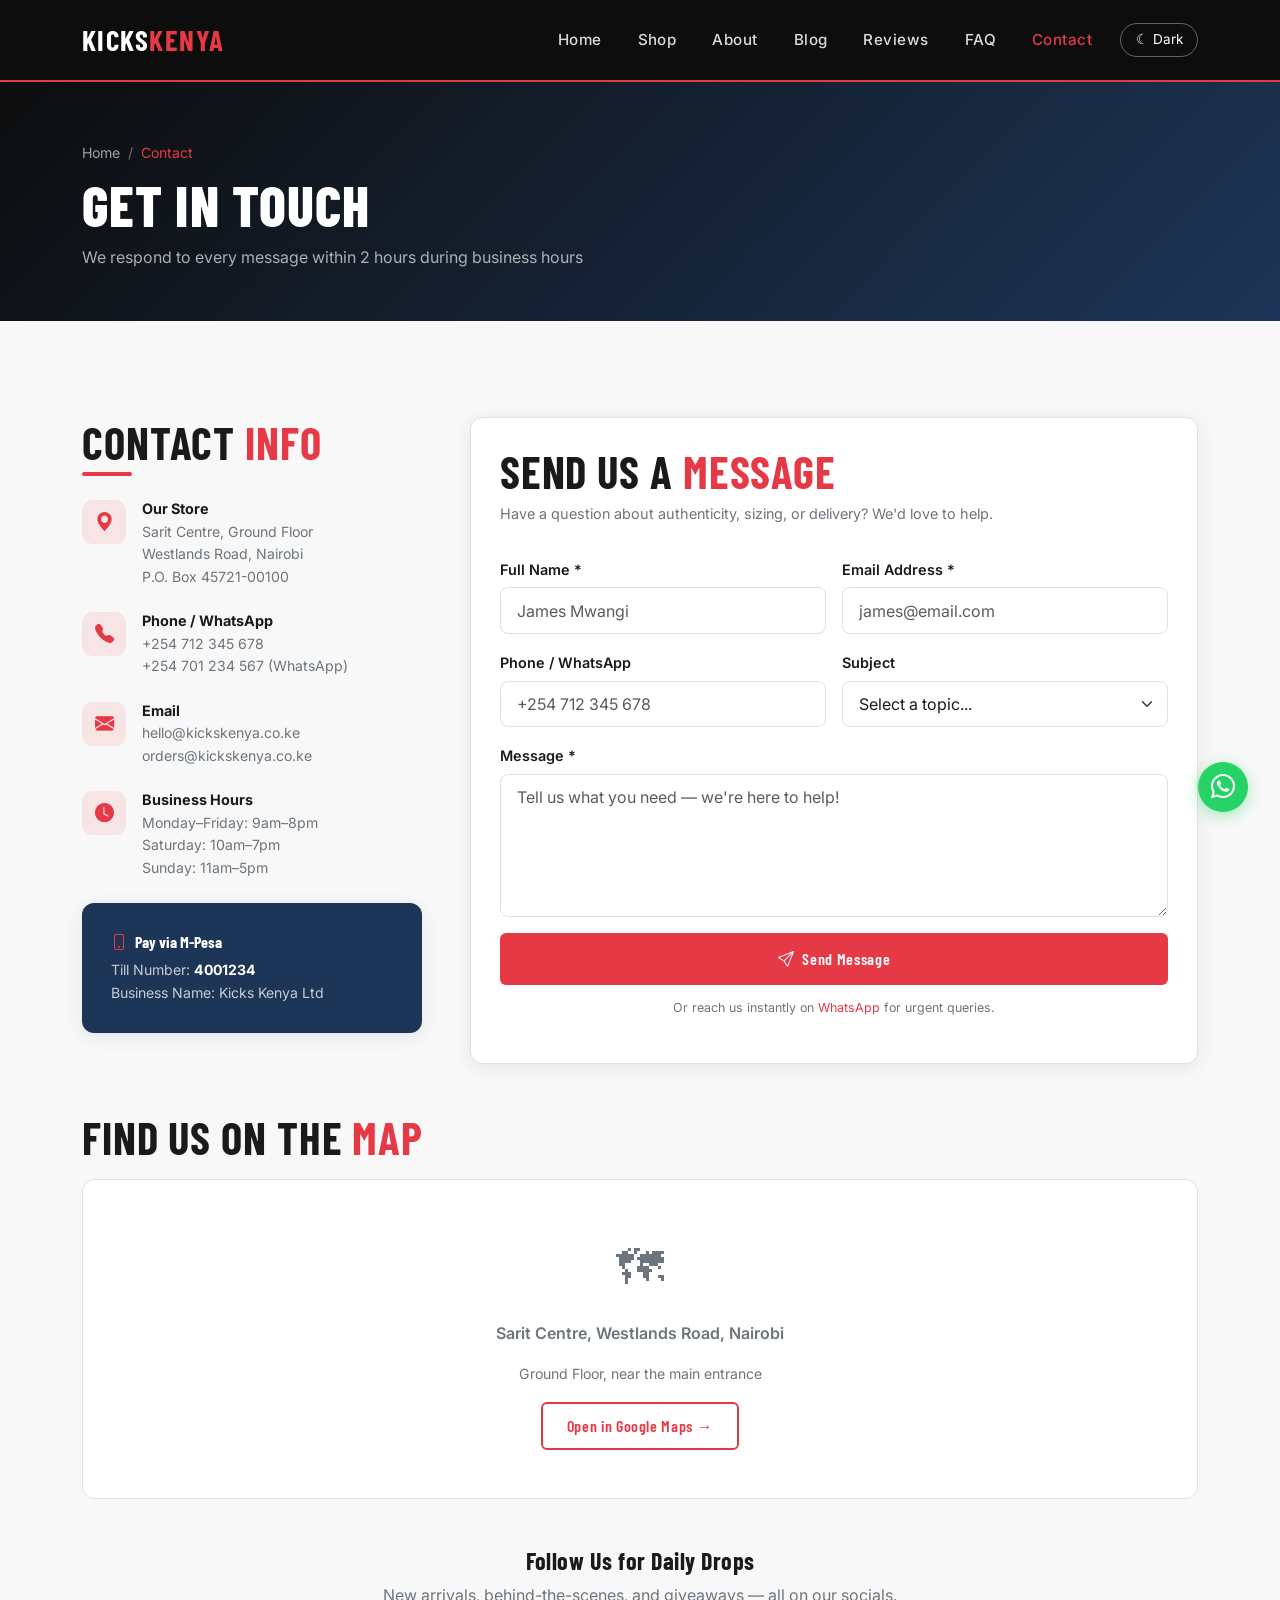
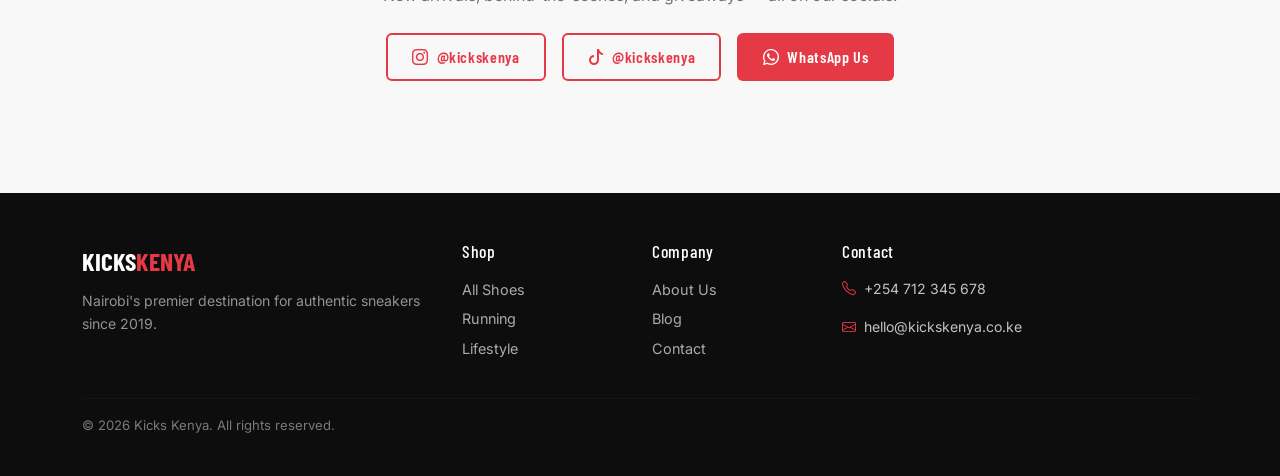
<file: contact.html>
<!DOCTYPE html>
<html lang="en">
<head>
  <meta charset="UTF-8" />
  <meta name="viewport" content="width=device-width, initial-scale=1.0" />
  <title>Contact Us — Kicks Kenya</title>
  <link rel="icon" href="data:image/svg+xml,<svg xmlns='http://www.w3.org/2000/svg' viewBox='0 0 100 100'><text y='.9em' font-size='90'>👟</text></svg>">
  <link rel="preconnect" href="https://fonts.googleapis.com">
  <link href="https://fonts.googleapis.com/css2?family=Barlow+Condensed:wght@400;600;700;800&family=Inter:wght@400;500;600&display=swap" rel="stylesheet">
  <link href="https://cdn.jsdelivr.net/npm/bootstrap@5.3.0/dist/css/bootstrap.min.css" rel="stylesheet">
  <link href="https://cdn.jsdelivr.net/npm/bootstrap-icons@1.11.0/font/bootstrap-icons.css" rel="stylesheet">
  <link rel="stylesheet" href="css/style.css">
  <link rel="stylesheet" href="css/images.css">
</head>
<body>

<nav class="navbar navbar-expand-lg">
  <div class="container">
    <a class="navbar-brand" href="index.html">KICKS<span>KENYA</span></a>
    <button class="navbar-toggler" type="button" data-bs-toggle="collapse" data-bs-target="#navMenu">
      <span class="navbar-toggler-icon"></span>
    </button>
    <div class="collapse navbar-collapse" id="navMenu">
      <ul class="navbar-nav ms-auto align-items-lg-center gap-lg-1">
        <li class="nav-item"><a class="nav-link" href="index.html">Home</a></li>
        <li class="nav-item"><a class="nav-link" href="shop.html">Shop</a></li>
        <li class="nav-item"><a class="nav-link" href="about.html">About</a></li>
        <li class="nav-item"><a class="nav-link" href="blog.html">Blog</a></li>
        <li class="nav-item"><a class="nav-link" href="testimonials.html">Reviews</a></li>
        <li class="nav-item"><a class="nav-link" href="faq.html">FAQ</a></li>
        <li class="nav-item"><a class="nav-link active" href="contact.html">Contact</a></li>
        <li class="nav-item ms-lg-2"><button id="darkModeToggle">☾ Dark</button></li>
      </ul>
    </div>
  </div>
</nav>

<div class="page-hero">
  <div class="container">
    <nav aria-label="breadcrumb"><ol class="breadcrumb mb-2">
      <li class="breadcrumb-item"><a href="index.html">Home</a></li>
      <li class="breadcrumb-item active">Contact</li>
    </ol></nav>
    <h1>Get In Touch</h1>
    <p style="color:rgba(255,255,255,0.65); margin:0;">We respond to every message within 2 hours during business hours</p>
  </div>
</div>

<div class="container py-5">
  <div class="row g-5">
    <!-- CONTACT INFO -->
    <div class="col-lg-4">
      <h3 class="section-title mb-1">Contact <span>Info</span></h3>
      <div class="divider-red mb-4"></div>

      <div class="contact-info-item">
        <div class="contact-icon"><i class="bi bi-geo-alt-fill"></i></div>
        <div>
          <h6>Our Store</h6>
          <p>Sarit Centre, Ground Floor<br>Westlands Road, Nairobi<br>P.O. Box 45721-00100</p>
        </div>
      </div>

      <div class="contact-info-item">
        <div class="contact-icon"><i class="bi bi-telephone-fill"></i></div>
        <div>
          <h6>Phone / WhatsApp</h6>
          <p>+254 712 345 678<br>+254 701 234 567 (WhatsApp)</p>
        </div>
      </div>

      <div class="contact-info-item">
        <div class="contact-icon"><i class="bi bi-envelope-fill"></i></div>
        <div>
          <h6>Email</h6>
          <p>hello@kickskenya.co.ke<br>orders@kickskenya.co.ke</p>
        </div>
      </div>

      <div class="contact-info-item">
        <div class="contact-icon"><i class="bi bi-clock-fill"></i></div>
        <div>
          <h6>Business Hours</h6>
          <p>Monday–Friday: 9am–8pm<br>Saturday: 10am–7pm<br>Sunday: 11am–5pm</p>
        </div>
      </div>

      <div class="card-custom mt-4" style="background:var(--secondary); border:none; color:#fff;">
        <h6 style="font-family:var(--font-head); font-weight:700; color:#fff; margin-bottom:0.5rem;">
          <i class="bi bi-phone me-2" style="color:var(--primary);"></i>Pay via M-Pesa
        </h6>
        <p style="font-size:0.88rem; color:rgba(255,255,255,0.75); margin:0;">
          Till Number: <strong style="color:#fff;">4001234</strong><br>
          Business Name: Kicks Kenya Ltd
        </p>
      </div>
    </div>

    <!-- CONTACT FORM -->
    <div class="col-lg-8">
      <div class="card-custom">
        <h3 class="section-title mb-1">Send Us a <span>Message</span></h3>
        <p style="color:var(--text-muted); margin-bottom:2rem; font-size:0.9rem;">Have a question about authenticity, sizing, or delivery? We'd love to help.</p>

        <div id="formSuccess" style="display:none;" class="alert alert-success mb-3">
          <i class="bi bi-check-circle-fill me-2"></i>
          Message sent! We'll get back to you within 2 hours. Check your WhatsApp too.
        </div>

        <form id="contactForm" novalidate>
          <div class="row g-3">
            <div class="col-sm-6">
              <label class="form-label" for="contactName">Full Name *</label>
              <input type="text" class="form-control" id="contactName" placeholder="James Mwangi" required>
              <div class="error-msg" id="nameError">Please enter your name (at least 2 characters).</div>
            </div>
            <div class="col-sm-6">
              <label class="form-label" for="contactEmail">Email Address *</label>
              <input type="email" class="form-control" id="contactEmail" placeholder="james@email.com" required>
              <div class="error-msg" id="emailError">Please enter a valid email address.</div>
            </div>
            <div class="col-sm-6">
              <label class="form-label" for="contactPhone">Phone / WhatsApp</label>
              <input type="tel" class="form-control" id="contactPhone" placeholder="+254 712 345 678">
              <div class="error-msg" id="phoneError">Enter a valid Kenyan number (e.g. 0712345678 or +254712345678).</div>
            </div>
            <div class="col-sm-6">
              <label class="form-label" for="contactSubject">Subject</label>
              <select class="form-select" id="contactSubject">
                <option value="">Select a topic...</option>
                <option>Order inquiry</option>
                <option>Authenticity question</option>
                <option>Size help</option>
                <option>Returns &amp; exchanges</option>
                <option>Delivery question</option>
                <option>Other</option>
              </select>
            </div>
            <div class="col-12">
              <label class="form-label" for="contactMessage">Message *</label>
              <textarea class="form-control" id="contactMessage" rows="5" placeholder="Tell us what you need — we're here to help!" required></textarea>
              <div class="error-msg" id="messageError">Message must be at least 10 characters.</div>
            </div>
            <div class="col-12">
              <button type="submit" class="btn-kicks w-100" style="padding:0.85rem;">
                <i class="bi bi-send me-2"></i>Send Message
              </button>
              <p style="font-size:0.78rem; color:var(--text-muted); text-align:center; margin-top:0.8rem;">
                Or reach us instantly on <a href="https://wa.me/254712345678" style="color:var(--primary);" target="_blank">WhatsApp</a> for urgent queries.
              </p>
            </div>
          </div>
        </form>
      </div>
    </div>
  </div>

  <!-- MAP PLACEHOLDER -->
  <div class="mt-5">
    <h3 class="section-title mb-3">Find Us on the <span>Map</span></h3>
    <div style="background:var(--card-bg); border:1px solid var(--border); border-radius:var(--radius); height:320px; display:flex; align-items:center; justify-content:center; flex-direction:column; gap:1rem; color:var(--text-muted);">
      <div style="font-size:3rem;">🗺</div>
      <div style="font-weight:600;">Sarit Centre, Westlands Road, Nairobi</div>
      <div style="font-size:0.88rem;">Ground Floor, near the main entrance</div>
      <a href="https://maps.google.com/?q=Sarit+Centre+Westlands+Nairobi" target="_blank" rel="noopener" class="btn-outline-kicks">Open in Google Maps →</a>
    </div>
  </div>

  <!-- SOCIAL -->
  <div class="text-center mt-5">
    <h4 style="font-family:var(--font-head); font-weight:700;">Follow Us for Daily Drops</h4>
    <p style="color:var(--text-muted); margin-bottom:1.5rem;">New arrivals, behind-the-scenes, and giveaways — all on our socials.</p>
    <div class="d-flex justify-content-center gap-3">
      <a href="#" class="btn-outline-kicks d-flex align-items-center gap-2"><i class="bi bi-instagram"></i> @kickskenya</a>
      <a href="#" class="btn-outline-kicks d-flex align-items-center gap-2"><i class="bi bi-tiktok"></i> @kickskenya</a>
      <a href="https://wa.me/254712345678" target="_blank" rel="noopener" class="btn-kicks d-flex align-items-center gap-2"><i class="bi bi-whatsapp"></i> WhatsApp Us</a>
    </div>
  </div>
</div>

<footer class="site-footer">
  <div class="container">
    <div class="row g-4">
      <div class="col-md-4"><div class="footer-brand">KICKS<span>KENYA</span></div><p style="font-size:0.88rem; color:rgba(255,255,255,0.55);">Nairobi's premier destination for authentic sneakers since 2019.</p></div>
      <div class="col-6 col-md-2"><h5>Shop</h5><a href="shop.html">All Shoes</a><a href="shop.html?cat=running">Running</a><a href="shop.html?cat=lifestyle">Lifestyle</a></div>
      <div class="col-6 col-md-2"><h5>Company</h5><a href="about.html">About Us</a><a href="blog.html">Blog</a><a href="contact.html">Contact</a></div>
      <div class="col-md-4"><h5>Contact</h5><p style="font-size:0.88rem;"><i class="bi bi-telephone me-1" style="color:var(--primary);"></i> +254 712 345 678</p><p style="font-size:0.88rem;"><i class="bi bi-envelope me-1" style="color:var(--primary);"></i> hello@kickskenya.co.ke</p></div>
    </div>
    <hr class="footer-divider">
    <p class="footer-copy">&copy; 2026 Kicks Kenya. All rights reserved.</p>
  </div>
</footer>

<a href="https://wa.me/254712345678" class="whatsapp-btn" target="_blank" rel="noopener" aria-label="WhatsApp"><i class="bi bi-whatsapp"></i></a>
<button id="backToTop" aria-label="Back to top">↑</button>
<script src="https://cdn.jsdelivr.net/npm/bootstrap@5.3.0/dist/js/bootstrap.bundle.min.js"></script>
<script src="js/main.js"></script>
</body>
</html>
</file>
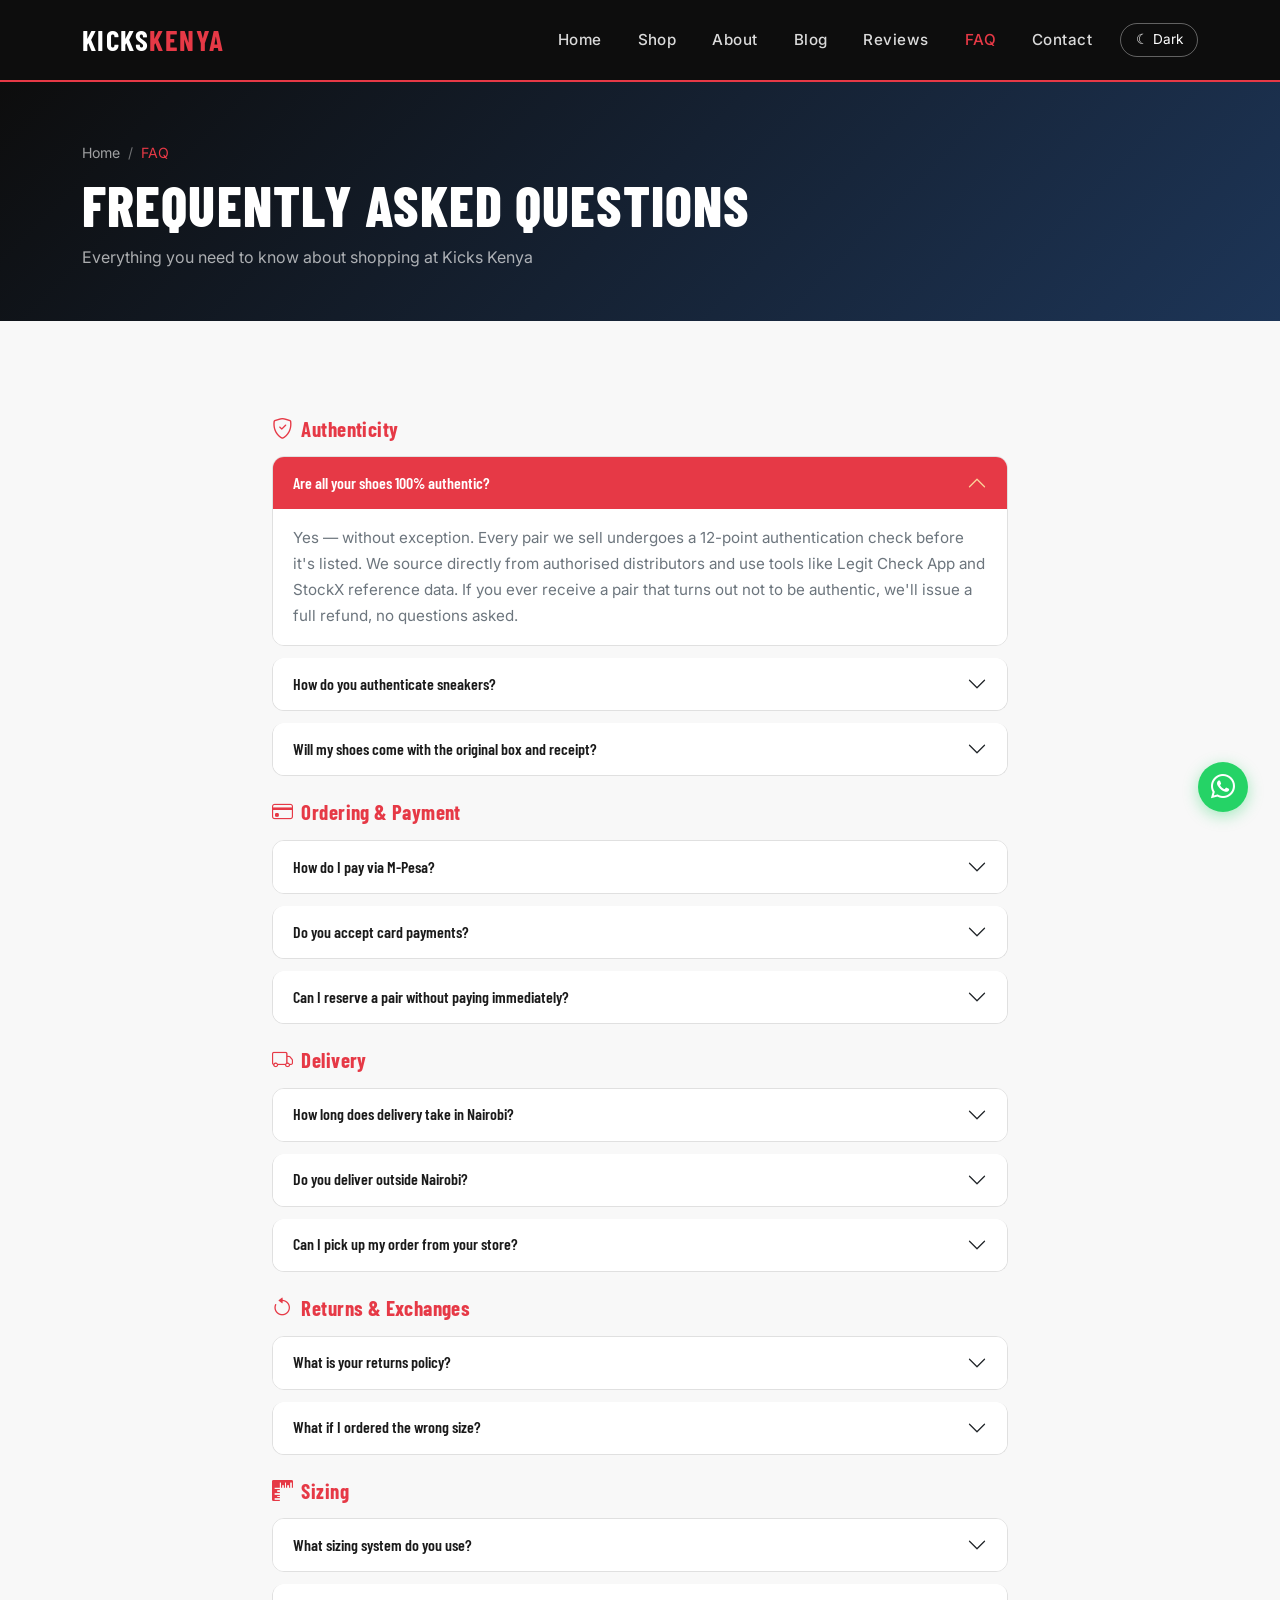
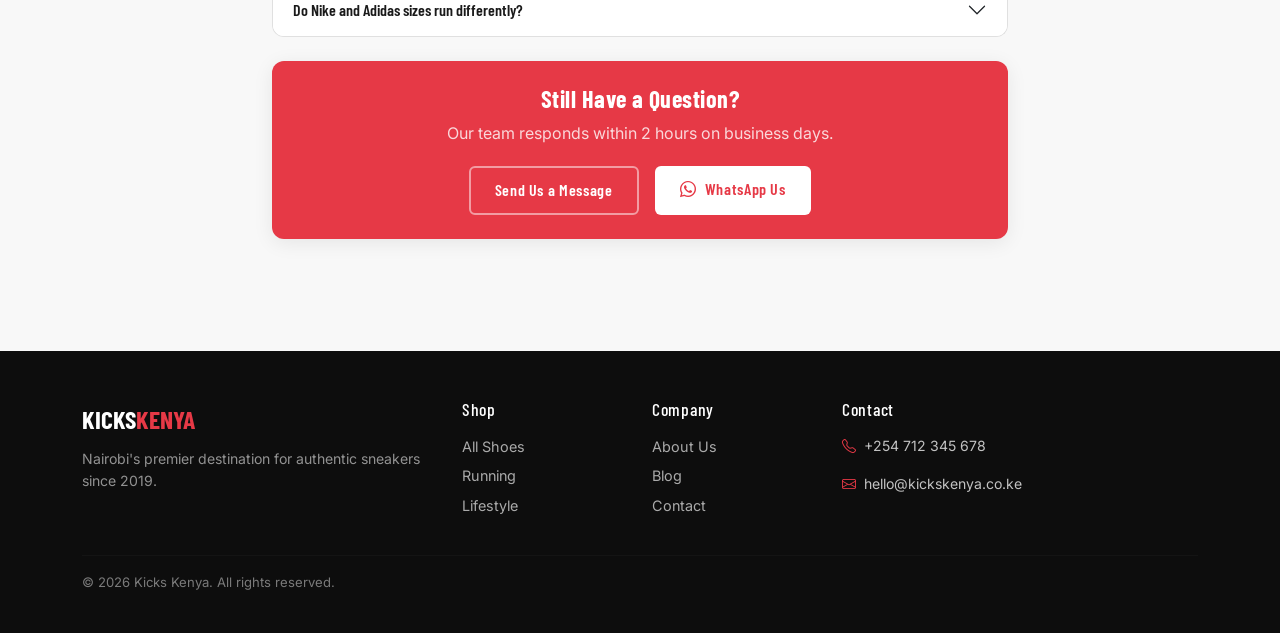
<file: faq.html>
<!DOCTYPE html>
<html lang="en">
<head>
  <meta charset="UTF-8" />
  <meta name="viewport" content="width=device-width, initial-scale=1.0" />
  <title>FAQ — Kicks Kenya</title>
  <link rel="icon" href="data:image/svg+xml,<svg xmlns='http://www.w3.org/2000/svg' viewBox='0 0 100 100'><text y='.9em' font-size='90'>👟</text></svg>">
  <link rel="preconnect" href="https://fonts.googleapis.com">
  <link href="https://fonts.googleapis.com/css2?family=Barlow+Condensed:wght@400;600;700;800&family=Inter:wght@400;500;600&display=swap" rel="stylesheet">
  <link href="https://cdn.jsdelivr.net/npm/bootstrap@5.3.0/dist/css/bootstrap.min.css" rel="stylesheet">
  <link href="https://cdn.jsdelivr.net/npm/bootstrap-icons@1.11.0/font/bootstrap-icons.css" rel="stylesheet">
  <link rel="stylesheet" href="css/style.css">
  <link rel="stylesheet" href="css/images.css">
</head>
<body>

<nav class="navbar navbar-expand-lg">
  <div class="container">
    <a class="navbar-brand" href="index.html">KICKS<span>KENYA</span></a>
    <button class="navbar-toggler" type="button" data-bs-toggle="collapse" data-bs-target="#navMenu">
      <span class="navbar-toggler-icon"></span>
    </button>
    <div class="collapse navbar-collapse" id="navMenu">
      <ul class="navbar-nav ms-auto align-items-lg-center gap-lg-1">
        <li class="nav-item"><a class="nav-link" href="index.html">Home</a></li>
        <li class="nav-item"><a class="nav-link" href="shop.html">Shop</a></li>
        <li class="nav-item"><a class="nav-link" href="about.html">About</a></li>
        <li class="nav-item"><a class="nav-link" href="blog.html">Blog</a></li>
        <li class="nav-item"><a class="nav-link" href="testimonials.html">Reviews</a></li>
        <li class="nav-item"><a class="nav-link active" href="faq.html">FAQ</a></li>
        <li class="nav-item"><a class="nav-link" href="contact.html">Contact</a></li>
        <li class="nav-item ms-lg-2"><button id="darkModeToggle">☾ Dark</button></li>
      </ul>
    </div>
  </div>
</nav>

<div class="page-hero">
  <div class="container">
    <nav aria-label="breadcrumb"><ol class="breadcrumb mb-2">
      <li class="breadcrumb-item"><a href="index.html">Home</a></li>
      <li class="breadcrumb-item active">FAQ</li>
    </ol></nav>
    <h1>Frequently Asked Questions</h1>
    <p style="color:rgba(255,255,255,0.65); margin:0;">Everything you need to know about shopping at Kicks Kenya</p>
  </div>
</div>

<div class="container py-5">
  <div class="row justify-content-center">
    <div class="col-lg-8">

      <!-- AUTHENTICITY -->
      <h4 style="font-family:var(--font-head); font-weight:700; font-size:1.3rem; margin-bottom:1rem; color:var(--primary);">
        <i class="bi bi-shield-check me-2"></i>Authenticity
      </h4>
      <div class="accordion mb-4" id="faqAuth">
        <div class="accordion-item">
          <h2 class="accordion-header">
            <button class="accordion-button" type="button" data-bs-toggle="collapse" data-bs-target="#a1">
              Are all your shoes 100% authentic?
            </button>
          </h2>
          <div id="a1" class="accordion-collapse collapse show" data-bs-parent="#faqAuth">
            <div class="accordion-body">
              Yes — without exception. Every pair we sell undergoes a 12-point authentication check before it's listed. We source directly from authorised distributors and use tools like Legit Check App and StockX reference data. If you ever receive a pair that turns out not to be authentic, we'll issue a full refund, no questions asked.
            </div>
          </div>
        </div>
        <div class="accordion-item">
          <h2 class="accordion-header">
            <button class="accordion-button collapsed" type="button" data-bs-toggle="collapse" data-bs-target="#a2">
              How do you authenticate sneakers?
            </button>
          </h2>
          <div id="a2" class="accordion-collapse collapse" data-bs-parent="#faqAuth">
            <div class="accordion-body">
              Our lead authenticator, Dennis Mutua, checks each pair against 12 criteria: stitching quality, font consistency, sole shape, insole texture, box label accuracy, lace holes, heel tab, tongue label, serial number, material feel, colour accuracy, and overall weight. We also cross-reference with brand databases and use Legit Check App's AI scanner for a second opinion.
            </div>
          </div>
        </div>
        <div class="accordion-item">
          <h2 class="accordion-header">
            <button class="accordion-button collapsed" type="button" data-bs-toggle="collapse" data-bs-target="#a3">
              Will my shoes come with the original box and receipt?
            </button>
          </h2>
          <div id="a3" class="accordion-collapse collapse" data-bs-parent="#faqAuth">
            <div class="accordion-body">
              Yes — all shoes come in their original branded box with tags, warranty card (where applicable), and a Kicks Kenya purchase receipt. The receipt includes our authenticity guarantee statement which you can use for warranty claims.
            </div>
          </div>
        </div>
      </div>

      <!-- ORDERING & PAYMENT -->
      <h4 style="font-family:var(--font-head); font-weight:700; font-size:1.3rem; margin-bottom:1rem; color:var(--primary);">
        <i class="bi bi-credit-card me-2"></i>Ordering & Payment
      </h4>
      <div class="accordion mb-4" id="faqPay">
        <div class="accordion-item">
          <h2 class="accordion-header">
            <button class="accordion-button collapsed" type="button" data-bs-toggle="collapse" data-bs-target="#p1">
              How do I pay via M-Pesa?
            </button>
          </h2>
          <div id="p1" class="accordion-collapse collapse" data-bs-parent="#faqPay">
            <div class="accordion-body">
              Send payment to our M-Pesa Till Number: <strong>4001234</strong> (Business name: Kicks Kenya Ltd). After paying, send your M-Pesa confirmation code, your name, and order details to our WhatsApp at +254 701 234 567. We'll confirm within 10 minutes and dispatch your order.
            </div>
          </div>
        </div>
        <div class="accordion-item">
          <h2 class="accordion-header">
            <button class="accordion-button collapsed" type="button" data-bs-toggle="collapse" data-bs-target="#p2">
              Do you accept card payments?
            </button>
          </h2>
          <div id="p2" class="accordion-collapse collapse" data-bs-parent="#faqPay">
            <div class="accordion-body">
              Yes, we accept Visa and Mastercard payments in-store and via our secure payment link. Card payments attract no additional charges. We also accept cash on delivery within Nairobi for orders under KES 20,000.
            </div>
          </div>
        </div>
        <div class="accordion-item">
          <h2 class="accordion-header">
            <button class="accordion-button collapsed" type="button" data-bs-toggle="collapse" data-bs-target="#p3">
              Can I reserve a pair without paying immediately?
            </button>
          </h2>
          <div id="p3" class="accordion-collapse collapse" data-bs-parent="#faqPay">
            <div class="accordion-body">
              We can hold a pair for up to 24 hours with a 30% deposit paid via M-Pesa. WhatsApp us to arrange this. Note that popular sizes (40–43) go fast — we recommend paying in full to secure your pair.
            </div>
          </div>
        </div>
      </div>

      <!-- DELIVERY -->
      <h4 style="font-family:var(--font-head); font-weight:700; font-size:1.3rem; margin-bottom:1rem; color:var(--primary);">
        <i class="bi bi-truck me-2"></i>Delivery
      </h4>
      <div class="accordion mb-4" id="faqDel">
        <div class="accordion-item">
          <h2 class="accordion-header">
            <button class="accordion-button collapsed" type="button" data-bs-toggle="collapse" data-bs-target="#d1">
              How long does delivery take in Nairobi?
            </button>
          </h2>
          <div id="d1" class="accordion-collapse collapse" data-bs-parent="#faqDel">
            <div class="accordion-body">
              Orders placed before 12pm Monday–Saturday are delivered the same day, typically within 3–5 hours. Orders placed after 12pm are delivered the following morning. Delivery within Nairobi costs KES 250. We deliver to all estates — Westlands, Karen, Eastleigh, South B, Embakasi, Ruiru, and more.
            </div>
          </div>
        </div>
        <div class="accordion-item">
          <h2 class="accordion-header">
            <button class="accordion-button collapsed" type="button" data-bs-toggle="collapse" data-bs-target="#d2">
              Do you deliver outside Nairobi?
            </button>
          </h2>
          <div id="d2" class="accordion-collapse collapse" data-bs-parent="#faqDel">
            <div class="accordion-body">
              Yes — we deliver to all 47 counties via G4S and Wells Fargo courier. Upcountry delivery takes 1–3 business days and costs KES 400–600 depending on your location. For Mombasa, Kisumu, Nakuru, and Eldoret, delivery typically takes 1 day.
            </div>
          </div>
        </div>
        <div class="accordion-item">
          <h2 class="accordion-header">
            <button class="accordion-button collapsed" type="button" data-bs-toggle="collapse" data-bs-target="#d3">
              Can I pick up my order from your store?
            </button>
          </h2>
          <div id="d3" class="accordion-collapse collapse" data-bs-parent="#faqDel">
            <div class="accordion-body">
              Absolutely — pick-up is free and always welcome. Come to Sarit Centre, Ground Floor, Westlands. Your order will be ready for collection within 2 hours of payment. Store hours: Mon–Fri 9am–8pm, Sat 10am–7pm, Sun 11am–5pm.
            </div>
          </div>
        </div>
      </div>

      <!-- RETURNS -->
      <h4 style="font-family:var(--font-head); font-weight:700; font-size:1.3rem; margin-bottom:1rem; color:var(--primary);">
        <i class="bi bi-arrow-counterclockwise me-2"></i>Returns & Exchanges
      </h4>
      <div class="accordion mb-4" id="faqRet">
        <div class="accordion-item">
          <h2 class="accordion-header">
            <button class="accordion-button collapsed" type="button" data-bs-toggle="collapse" data-bs-target="#r1">
              What is your returns policy?
            </button>
          </h2>
          <div id="r1" class="accordion-collapse collapse" data-bs-parent="#faqRet">
            <div class="accordion-body">
              We offer a 7-day exchange policy. If you receive the wrong size or your shoes arrive damaged, contact us within 7 days and we'll arrange a free exchange. The shoes must be unworn, in their original box with all tags. We do not accept returns for change of mind once the shoes have been worn.
            </div>
          </div>
        </div>
        <div class="accordion-item">
          <h2 class="accordion-header">
            <button class="accordion-button collapsed" type="button" data-bs-toggle="collapse" data-bs-target="#r2">
              What if I ordered the wrong size?
            </button>
          </h2>
          <div id="r2" class="accordion-collapse collapse" data-bs-parent="#faqRet">
            <div class="accordion-body">
              WhatsApp us at +254 701 234 567 as soon as possible. If the shoes haven't been worn, we'll swap to your correct size free of charge (within 7 days of purchase). If the size you need isn't in stock, we'll issue a store credit valid for 60 days.
            </div>
          </div>
        </div>
      </div>

      <!-- SIZING -->
      <h4 style="font-family:var(--font-head); font-weight:700; font-size:1.3rem; margin-bottom:1rem; color:var(--primary);">
        <i class="bi bi-rulers me-2"></i>Sizing
      </h4>
      <div class="accordion mb-4" id="faqSize">
        <div class="accordion-item">
          <h2 class="accordion-header">
            <button class="accordion-button collapsed" type="button" data-bs-toggle="collapse" data-bs-target="#s1">
              What sizing system do you use?
            </button>
          </h2>
          <div id="s1" class="accordion-collapse collapse" data-bs-parent="#faqSize">
            <div class="accordion-body">
              We list all shoes in EU sizing, which is the international standard used by Nike, Adidas, and most global brands. We also show UK and US equivalents on each product page. If you're unsure, WhatsApp us your foot length in centimetres and we'll recommend the right size.
            </div>
          </div>
        </div>
        <div class="accordion-item">
          <h2 class="accordion-header">
            <button class="accordion-button collapsed" type="button" data-bs-toggle="collapse" data-bs-target="#s2">
              Do Nike and Adidas sizes run differently?
            </button>
          </h2>
          <div id="s2" class="accordion-collapse collapse" data-bs-parent="#faqSize">
            <div class="accordion-body">
              Generally, Nike runs slightly narrow and true to size in length. Adidas tends to run slightly long — many customers go half a size down in Adidas. New Balance runs wide. We include brand-specific sizing notes on each product page, and our team is happy to advise via WhatsApp.
            </div>
          </div>
        </div>
      </div>

      <!-- STILL HAVE QUESTIONS -->
      <div class="card-custom text-center py-4" style="background:var(--primary); border:none; color:#fff;">
        <h4 style="font-family:var(--font-head); font-weight:700; font-size:1.5rem;">Still Have a Question?</h4>
        <p style="color:rgba(255,255,255,0.8); margin-bottom:1.2rem;">Our team responds within 2 hours on business days.</p>
        <div class="d-flex justify-content-center gap-3 flex-wrap">
          <a href="contact.html" class="btn-outline-kicks" style="color:#fff; border-color:rgba(255,255,255,0.5);">Send Us a Message</a>
          <a href="https://wa.me/254712345678" target="_blank" rel="noopener" class="btn-kicks" style="background:#fff; color:var(--primary);">
            <i class="bi bi-whatsapp me-2"></i>WhatsApp Us
          </a>
        </div>
      </div>

    </div>
  </div>
</div>

<footer class="site-footer">
  <div class="container">
    <div class="row g-4">
      <div class="col-md-4"><div class="footer-brand">KICKS<span>KENYA</span></div><p style="font-size:0.88rem; color:rgba(255,255,255,0.55);">Nairobi's premier destination for authentic sneakers since 2019.</p></div>
      <div class="col-6 col-md-2"><h5>Shop</h5><a href="shop.html">All Shoes</a><a href="shop.html?cat=running">Running</a><a href="shop.html?cat=lifestyle">Lifestyle</a></div>
      <div class="col-6 col-md-2"><h5>Company</h5><a href="about.html">About Us</a><a href="blog.html">Blog</a><a href="contact.html">Contact</a></div>
      <div class="col-md-4"><h5>Contact</h5><p style="font-size:0.88rem;"><i class="bi bi-telephone me-1" style="color:var(--primary);"></i> +254 712 345 678</p><p style="font-size:0.88rem;"><i class="bi bi-envelope me-1" style="color:var(--primary);"></i> hello@kickskenya.co.ke</p></div>
    </div>
    <hr class="footer-divider">
    <p class="footer-copy">&copy; 2026 Kicks Kenya. All rights reserved.</p>
  </div>
</footer>

<a href="https://wa.me/254712345678" class="whatsapp-btn" target="_blank" rel="noopener" aria-label="WhatsApp"><i class="bi bi-whatsapp"></i></a>
<button id="backToTop" aria-label="Back to top">↑</button>
<script src="https://cdn.jsdelivr.net/npm/bootstrap@5.3.0/dist/js/bootstrap.bundle.min.js"></script>
<script src="js/main.js"></script>
</body>
</html>
</file>
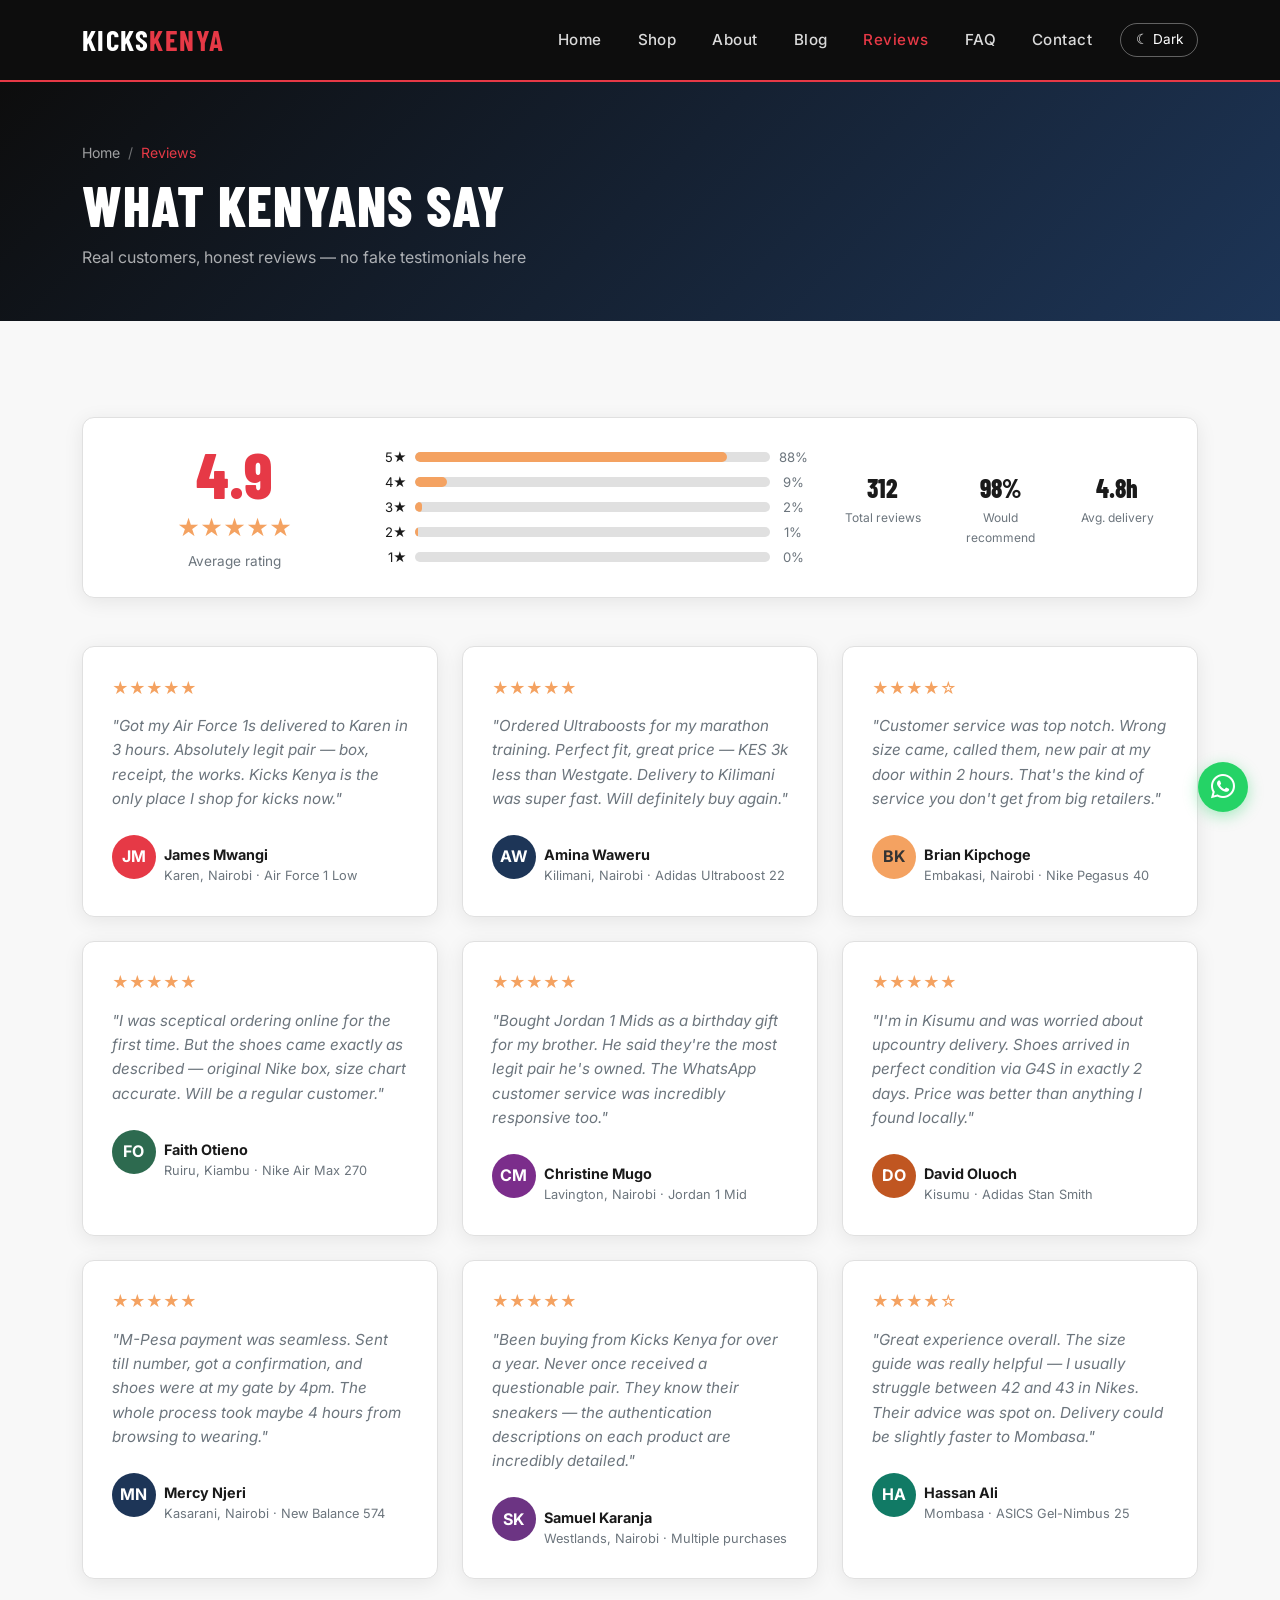
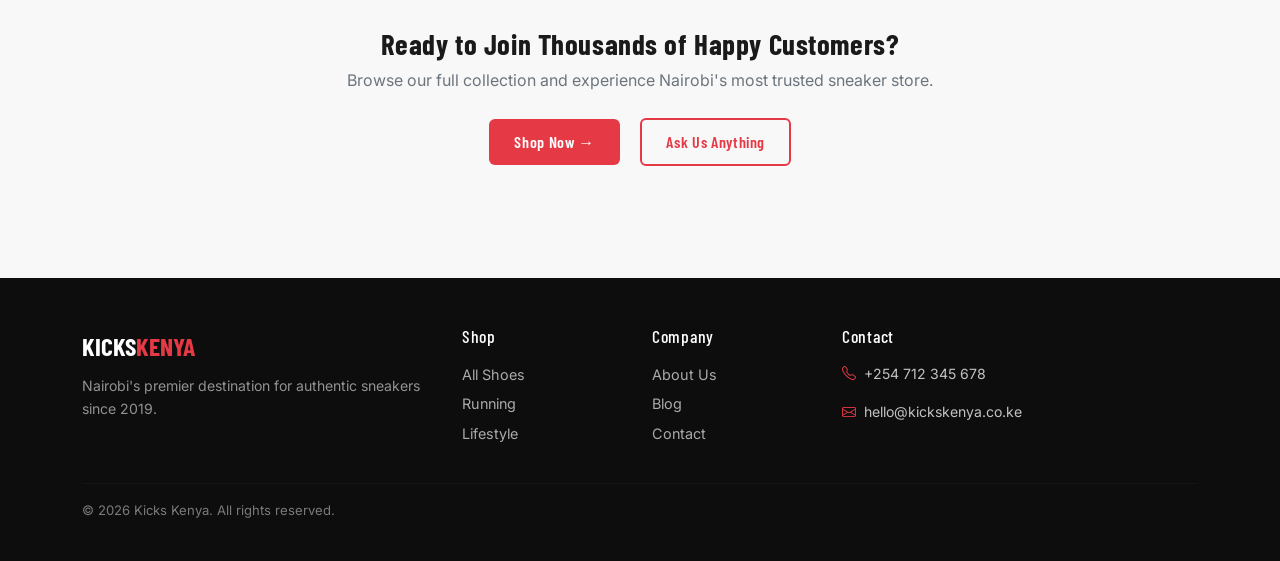
<file: testimonials.html>
<!DOCTYPE html>
<html lang="en">
<head>
  <meta charset="UTF-8" />
  <meta name="viewport" content="width=device-width, initial-scale=1.0" />
  <title>Customer Reviews — Kicks Kenya</title>
  <link rel="icon" href="data:image/svg+xml,<svg xmlns='http://www.w3.org/2000/svg' viewBox='0 0 100 100'><text y='.9em' font-size='90'>👟</text></svg>">
  <link rel="preconnect" href="https://fonts.googleapis.com">
  <link href="https://fonts.googleapis.com/css2?family=Barlow+Condensed:wght@400;600;700;800&family=Inter:wght@400;500;600&display=swap" rel="stylesheet">
  <link href="https://cdn.jsdelivr.net/npm/bootstrap@5.3.0/dist/css/bootstrap.min.css" rel="stylesheet">
  <link href="https://cdn.jsdelivr.net/npm/bootstrap-icons@1.11.0/font/bootstrap-icons.css" rel="stylesheet">
  <link rel="stylesheet" href="css/style.css">
  <link rel="stylesheet" href="css/images.css">
</head>
<body>

<nav class="navbar navbar-expand-lg">
  <div class="container">
    <a class="navbar-brand" href="index.html">KICKS<span>KENYA</span></a>
    <button class="navbar-toggler" type="button" data-bs-toggle="collapse" data-bs-target="#navMenu">
      <span class="navbar-toggler-icon"></span>
    </button>
    <div class="collapse navbar-collapse" id="navMenu">
      <ul class="navbar-nav ms-auto align-items-lg-center gap-lg-1">
        <li class="nav-item"><a class="nav-link" href="index.html">Home</a></li>
        <li class="nav-item"><a class="nav-link" href="shop.html">Shop</a></li>
        <li class="nav-item"><a class="nav-link" href="about.html">About</a></li>
        <li class="nav-item"><a class="nav-link" href="blog.html">Blog</a></li>
        <li class="nav-item"><a class="nav-link active" href="testimonials.html">Reviews</a></li>
        <li class="nav-item"><a class="nav-link" href="faq.html">FAQ</a></li>
        <li class="nav-item"><a class="nav-link" href="contact.html">Contact</a></li>
        <li class="nav-item ms-lg-2"><button id="darkModeToggle">☾ Dark</button></li>
      </ul>
    </div>
  </div>
</nav>

<div class="page-hero">
  <div class="container">
    <nav aria-label="breadcrumb"><ol class="breadcrumb mb-2">
      <li class="breadcrumb-item"><a href="index.html">Home</a></li>
      <li class="breadcrumb-item active">Reviews</li>
    </ol></nav>
    <h1>What Kenyans Say</h1>
    <p style="color:rgba(255,255,255,0.65); margin:0;">Real customers, honest reviews — no fake testimonials here</p>
  </div>
</div>

<div class="container py-5">

  <!-- SUMMARY STATS -->
  <div class="card-custom mb-5 py-4">
    <div class="row text-center align-items-center g-4">
      <div class="col-md-3">
        <div style="font-size:4rem; font-weight:800; font-family:var(--font-head); color:var(--primary); line-height:1;">4.9</div>
        <div style="color:#f4a261; font-size:1.4rem; margin:0.3rem 0;">★★★★★</div>
        <div style="color:var(--text-muted); font-size:0.85rem;">Average rating</div>
      </div>
      <div class="col-md-5">
        <div class="d-flex align-items-center gap-2 mb-1"><span style="font-size:0.82rem; width:25px; text-align:right;">5★</span><div style="flex:1; height:10px; background:var(--border); border-radius:5px; overflow:hidden;"><div style="width:88%; height:100%; background:#f4a261; border-radius:5px;"></div></div><span style="font-size:0.82rem; width:30px; color:var(--text-muted);">88%</span></div>
        <div class="d-flex align-items-center gap-2 mb-1"><span style="font-size:0.82rem; width:25px; text-align:right;">4★</span><div style="flex:1; height:10px; background:var(--border); border-radius:5px; overflow:hidden;"><div style="width:9%; height:100%; background:#f4a261; border-radius:5px;"></div></div><span style="font-size:0.82rem; width:30px; color:var(--text-muted);">9%</span></div>
        <div class="d-flex align-items-center gap-2 mb-1"><span style="font-size:0.82rem; width:25px; text-align:right;">3★</span><div style="flex:1; height:10px; background:var(--border); border-radius:5px; overflow:hidden;"><div style="width:2%; height:100%; background:#f4a261; border-radius:5px;"></div></div><span style="font-size:0.82rem; width:30px; color:var(--text-muted);">2%</span></div>
        <div class="d-flex align-items-center gap-2 mb-1"><span style="font-size:0.82rem; width:25px; text-align:right;">2★</span><div style="flex:1; height:10px; background:var(--border); border-radius:5px; overflow:hidden;"><div style="width:1%; height:100%; background:#f4a261; border-radius:5px;"></div></div><span style="font-size:0.82rem; width:30px; color:var(--text-muted);">1%</span></div>
        <div class="d-flex align-items-center gap-2"><span style="font-size:0.82rem; width:25px; text-align:right;">1★</span><div style="flex:1; height:10px; background:var(--border); border-radius:5px; overflow:hidden;"><div style="width:0%; height:100%; background:#f4a261; border-radius:5px;"></div></div><span style="font-size:0.82rem; width:30px; color:var(--text-muted);">0%</span></div>
      </div>
      <div class="col-md-4">
        <div class="row g-3 text-center">
          <div class="col-4">
            <div style="font-size:1.6rem; font-weight:800; font-family:var(--font-head); color:var(--text);">312</div>
            <div style="font-size:0.75rem; color:var(--text-muted);">Total reviews</div>
          </div>
          <div class="col-4">
            <div style="font-size:1.6rem; font-weight:800; font-family:var(--font-head); color:var(--text);">98%</div>
            <div style="font-size:0.75rem; color:var(--text-muted);">Would recommend</div>
          </div>
          <div class="col-4">
            <div style="font-size:1.6rem; font-weight:800; font-family:var(--font-head); color:var(--text);">4.8h</div>
            <div style="font-size:0.75rem; color:var(--text-muted);">Avg. delivery</div>
          </div>
        </div>
      </div>
    </div>
  </div>

  <!-- REVIEWS GRID -->
  <div class="row g-4">

    <div class="col-md-6 col-lg-4 animate-up">
      <div class="testimonial-card">
        <div class="stars">★★★★★</div>
        <p>"Got my Air Force 1s delivered to Karen in 3 hours. Absolutely legit pair — box, receipt, the works. Kicks Kenya is the only place I shop for kicks now."</p>
        <div class="d-flex align-items-center gap-2 mt-3">
          <div class="avatar-circle">JM</div>
          <div><div class="author">James Mwangi</div><div class="author-city">Karen, Nairobi · Air Force 1 Low</div></div>
        </div>
      </div>
    </div>

    <div class="col-md-6 col-lg-4 animate-up" style="transition-delay:0.05s">
      <div class="testimonial-card">
        <div class="stars">★★★★★</div>
        <p>"Ordered Ultraboosts for my marathon training. Perfect fit, great price — KES 3k less than Westgate. Delivery to Kilimani was super fast. Will definitely buy again."</p>
        <div class="d-flex align-items-center gap-2 mt-3">
          <div class="avatar-circle" style="background:var(--secondary);">AW</div>
          <div><div class="author">Amina Waweru</div><div class="author-city">Kilimani, Nairobi · Adidas Ultraboost 22</div></div>
        </div>
      </div>
    </div>

    <div class="col-md-6 col-lg-4 animate-up" style="transition-delay:0.1s">
      <div class="testimonial-card">
        <div class="stars">★★★★☆</div>
        <p>"Customer service was top notch. Wrong size came, called them, new pair at my door within 2 hours. That's the kind of service you don't get from big retailers."</p>
        <div class="d-flex align-items-center gap-2 mt-3">
          <div class="avatar-circle" style="background:var(--accent); color:#333;">BK</div>
          <div><div class="author">Brian Kipchoge</div><div class="author-city">Embakasi, Nairobi · Nike Pegasus 40</div></div>
        </div>
      </div>
    </div>

    <div class="col-md-6 col-lg-4 animate-up" style="transition-delay:0.15s">
      <div class="testimonial-card">
        <div class="stars">★★★★★</div>
        <p>"I was sceptical ordering online for the first time. But the shoes came exactly as described — original Nike box, size chart accurate. Will be a regular customer."</p>
        <div class="d-flex align-items-center gap-2 mt-3">
          <div class="avatar-circle" style="background:#2d6a4f;">FO</div>
          <div><div class="author">Faith Otieno</div><div class="author-city">Ruiru, Kiambu · Nike Air Max 270</div></div>
        </div>
      </div>
    </div>

    <div class="col-md-6 col-lg-4 animate-up" style="transition-delay:0.2s">
      <div class="testimonial-card">
        <div class="stars">★★★★★</div>
        <p>"Bought Jordan 1 Mids as a birthday gift for my brother. He said they're the most legit pair he's owned. The WhatsApp customer service was incredibly responsive too."</p>
        <div class="d-flex align-items-center gap-2 mt-3">
          <div class="avatar-circle" style="background:#7b2d8b;">CM</div>
          <div><div class="author">Christine Mugo</div><div class="author-city">Lavington, Nairobi · Jordan 1 Mid</div></div>
        </div>
      </div>
    </div>

    <div class="col-md-6 col-lg-4 animate-up" style="transition-delay:0.25s">
      <div class="testimonial-card">
        <div class="stars">★★★★★</div>
        <p>"I'm in Kisumu and was worried about upcountry delivery. Shoes arrived in perfect condition via G4S in exactly 2 days. Price was better than anything I found locally."</p>
        <div class="d-flex align-items-center gap-2 mt-3">
          <div class="avatar-circle" style="background:#c05621;">DO</div>
          <div><div class="author">David Oluoch</div><div class="author-city">Kisumu · Adidas Stan Smith</div></div>
        </div>
      </div>
    </div>

    <div class="col-md-6 col-lg-4 animate-up">
      <div class="testimonial-card">
        <div class="stars">★★★★★</div>
        <p>"M-Pesa payment was seamless. Sent till number, got a confirmation, and shoes were at my gate by 4pm. The whole process took maybe 4 hours from browsing to wearing."</p>
        <div class="d-flex align-items-center gap-2 mt-3">
          <div class="avatar-circle" style="background:#1D3557;">MN</div>
          <div><div class="author">Mercy Njeri</div><div class="author-city">Kasarani, Nairobi · New Balance 574</div></div>
        </div>
      </div>
    </div>

    <div class="col-md-6 col-lg-4 animate-up" style="transition-delay:0.05s">
      <div class="testimonial-card">
        <div class="stars">★★★★★</div>
        <p>"Been buying from Kicks Kenya for over a year. Never once received a questionable pair. They know their sneakers — the authentication descriptions on each product are incredibly detailed."</p>
        <div class="d-flex align-items-center gap-2 mt-3">
          <div class="avatar-circle" style="background:#6c3483;">SK</div>
          <div><div class="author">Samuel Karanja</div><div class="author-city">Westlands, Nairobi · Multiple purchases</div></div>
        </div>
      </div>
    </div>

    <div class="col-md-6 col-lg-4 animate-up" style="transition-delay:0.1s">
      <div class="testimonial-card">
        <div class="stars">★★★★☆</div>
        <p>"Great experience overall. The size guide was really helpful — I usually struggle between 42 and 43 in Nikes. Their advice was spot on. Delivery could be slightly faster to Mombasa."</p>
        <div class="d-flex align-items-center gap-2 mt-3">
          <div class="avatar-circle" style="background:#117a65;">HA</div>
          <div><div class="author">Hassan Ali</div><div class="author-city">Mombasa · ASICS Gel-Nimbus 25</div></div>
        </div>
      </div>
    </div>

  </div>

  <!-- CTA -->
  <div class="text-center mt-5">
    <h3 style="font-family:var(--font-head); font-weight:700; font-size:1.8rem;">Ready to Join Thousands of Happy Customers?</h3>
    <p style="color:var(--text-muted); margin-bottom:1.5rem;">Browse our full collection and experience Nairobi's most trusted sneaker store.</p>
    <a href="shop.html" class="btn-kicks me-3">Shop Now →</a>
    <a href="contact.html" class="btn-outline-kicks">Ask Us Anything</a>
  </div>
</div>

<footer class="site-footer">
  <div class="container">
    <div class="row g-4">
      <div class="col-md-4"><div class="footer-brand">KICKS<span>KENYA</span></div><p style="font-size:0.88rem; color:rgba(255,255,255,0.55);">Nairobi's premier destination for authentic sneakers since 2019.</p></div>
      <div class="col-6 col-md-2"><h5>Shop</h5><a href="shop.html">All Shoes</a><a href="shop.html?cat=running">Running</a><a href="shop.html?cat=lifestyle">Lifestyle</a></div>
      <div class="col-6 col-md-2"><h5>Company</h5><a href="about.html">About Us</a><a href="blog.html">Blog</a><a href="contact.html">Contact</a></div>
      <div class="col-md-4"><h5>Contact</h5><p style="font-size:0.88rem;"><i class="bi bi-telephone me-1" style="color:var(--primary);"></i> +254 712 345 678</p><p style="font-size:0.88rem;"><i class="bi bi-envelope me-1" style="color:var(--primary);"></i> hello@kickskenya.co.ke</p></div>
    </div>
    <hr class="footer-divider">
    <p class="footer-copy">&copy; 2026 Kicks Kenya. All rights reserved.</p>
  </div>
</footer>

<a href="https://wa.me/254712345678" class="whatsapp-btn" target="_blank" rel="noopener" aria-label="WhatsApp"><i class="bi bi-whatsapp"></i></a>
<button id="backToTop" aria-label="Back to top">↑</button>
<script src="https://cdn.jsdelivr.net/npm/bootstrap@5.3.0/dist/js/bootstrap.bundle.min.js"></script>
<script src="js/main.js"></script>
</body>
</html>
</file>
<file: css/style.css>
/* =============================================
   KICKS KENYA — Main Stylesheet
   ============================================= */

:root {
  --primary: #E63946;
  --primary-dark: #C1121F;
  --secondary: #1D3557;
  --accent: #F4A261;
  --dark: #0d0d0d;
  --light: #f8f8f8;
  --text: #1a1a1a;
  --text-muted: #6c757d;
  --card-bg: #ffffff;
  --body-bg: #f8f8f8;
  --border: #e0e0e0;
  --nav-bg: #0d0d0d;
  --footer-bg: #0d0d0d;
  --font-head: 'Barlow Condensed', sans-serif;
  --font-body: 'Inter', sans-serif;
  --transition: 0.25s ease;
  --radius: 12px;
  --shadow: 0 4px 20px rgba(0,0,0,0.08);
  --shadow-hover: 0 8px 32px rgba(0,0,0,0.14);
}

[data-theme="dark"] {
  --text: #f0f0f0;
  --text-muted: #aaaaaa;
  --card-bg: #1e1e1e;
  --body-bg: #121212;
  --border: #2e2e2e;
  --light: #1e1e1e;
  --shadow: 0 4px 20px rgba(0,0,0,0.3);
  --shadow-hover: 0 8px 32px rgba(0,0,0,0.4);
}

* { box-sizing: border-box; margin: 0; padding: 0; }

html { scroll-behavior: smooth; }

body {
  font-family: var(--font-body);
  background-color: var(--body-bg);
  color: var(--text);
  transition: background-color var(--transition), color var(--transition);
  line-height: 1.6;
}

h1, h2, h3, h4, h5 {
  font-family: var(--font-head);
  letter-spacing: 0.02em;
  line-height: 1.15;
}

a { text-decoration: none; color: inherit; }

img { max-width: 100%; height: auto; display: block; }

/* =============================================
   NAVBAR
   ============================================= */
.navbar {
  background-color: var(--nav-bg) !important;
  padding: 0.75rem 0;
  position: sticky;
  top: 0;
  z-index: 1000;
  border-bottom: 2px solid var(--primary);
}

.navbar-brand {
  font-family: var(--font-head);
  font-size: 1.8rem;
  font-weight: 700;
  letter-spacing: 0.05em;
  color: #fff !important;
}

.navbar-brand span {
  color: var(--primary);
}

.navbar .nav-link {
  color: rgba(255,255,255,0.85) !important;
  font-weight: 500;
  font-size: 0.95rem;
  letter-spacing: 0.03em;
  padding: 0.5rem 1rem !important;
  transition: color var(--transition);
}

.navbar .nav-link:hover,
.navbar .nav-link.active {
  color: var(--primary) !important;
}

.navbar-toggler {
  border-color: rgba(255,255,255,0.3) !important;
}
.navbar-toggler-icon {
  filter: invert(1);
}

/* Dark mode toggle button */
#darkModeToggle {
  background: transparent;
  border: 1.5px solid rgba(255,255,255,0.35);
  color: #fff;
  border-radius: 20px;
  padding: 0.3rem 0.9rem;
  font-size: 0.85rem;
  cursor: pointer;
  transition: all var(--transition);
}
#darkModeToggle:hover {
  background: var(--primary);
  border-color: var(--primary);
}

/* =============================================
   BUTTONS
   ============================================= */
.btn-kicks {
  background-color: var(--primary);
  color: #fff;
  border: none;
  padding: 0.65rem 1.6rem;
  border-radius: 6px;
  font-family: var(--font-head);
  font-size: 1rem;
  font-weight: 600;
  letter-spacing: 0.04em;
  cursor: pointer;
  transition: background-color var(--transition), transform var(--transition);
  display: inline-block;
}
.btn-kicks:hover {
  background-color: var(--primary-dark);
  color: #fff;
  transform: translateY(-1px);
}

.btn-outline-kicks {
  background: transparent;
  color: var(--primary);
  border: 2px solid var(--primary);
  padding: 0.6rem 1.5rem;
  border-radius: 6px;
  font-family: var(--font-head);
  font-size: 1rem;
  font-weight: 600;
  letter-spacing: 0.04em;
  cursor: pointer;
  transition: all var(--transition);
  display: inline-block;
}
.btn-outline-kicks:hover {
  background: var(--primary);
  color: #fff;
}

/* =============================================
   HERO
   ============================================= */
.hero {
  background: linear-gradient(135deg, #0d0d0d 60%, #1D3557 100%);
  color: #fff;
  padding: 100px 0 80px;
  position: relative;
  overflow: hidden;
}

.hero::before {
  content: '';
  position: absolute;
  top: -40%;
  right: -10%;
  width: 600px;
  height: 600px;
  background: radial-gradient(circle, rgba(230,57,70,0.15) 0%, transparent 70%);
  pointer-events: none;
}

.hero-title {
  font-size: clamp(3rem, 8vw, 6rem);
  font-weight: 800;
  text-transform: uppercase;
  line-height: 1;
  margin-bottom: 1.2rem;
}
.hero-title span {
  color: var(--primary);
}

.hero-subtitle {
  font-size: 1.15rem;
  color: rgba(255,255,255,0.75);
  max-width: 480px;
  margin-bottom: 2rem;
}

.hero-badge {
  display: inline-block;
  background: var(--primary);
  color: #fff;
  font-size: 0.75rem;
  font-weight: 700;
  letter-spacing: 0.1em;
  text-transform: uppercase;
  padding: 0.3rem 0.9rem;
  border-radius: 4px;
  margin-bottom: 1rem;
}

/* =============================================
   SECTION STYLES
   ============================================= */
.section-title {
  font-size: clamp(1.8rem, 4vw, 2.8rem);
  font-weight: 700;
  text-transform: uppercase;
  margin-bottom: 0.5rem;
}
.section-title span { color: var(--primary); }

.section-subtitle {
  color: var(--text-muted);
  font-size: 1rem;
  margin-bottom: 2.5rem;
}

/* =============================================
   PRODUCT CARDS
   ============================================= */
.product-card {
  background: var(--card-bg);
  border-radius: var(--radius);
  overflow: hidden;
  box-shadow: var(--shadow);
  transition: transform var(--transition), box-shadow var(--transition);
  border: 1px solid var(--border);
  cursor: pointer;
}
.product-card:hover {
  transform: translateY(-5px);
  box-shadow: var(--shadow-hover);
}

.product-card .card-img-top {
  height: 220px;
  object-fit: cover;
  background: #f0f0f0;
}

.product-img-placeholder {
  height: 220px;
  display: flex;
  align-items: center;
  justify-content: center;
  font-size: 4rem;
  background: linear-gradient(135deg, #f0f0f0, #e0e0e0);
}

[data-theme="dark"] .product-img-placeholder {
  background: linear-gradient(135deg, #2a2a2a, #1a1a1a);
}

.product-card .card-body {
  padding: 1.2rem;
}

.product-badge {
  display: inline-block;
  font-size: 0.7rem;
  font-weight: 700;
  letter-spacing: 0.08em;
  text-transform: uppercase;
  padding: 0.2rem 0.6rem;
  border-radius: 4px;
  margin-bottom: 0.5rem;
}
.badge-new { background: var(--primary); color: #fff; }
.badge-sale { background: var(--accent); color: #fff; }
.badge-popular { background: var(--secondary); color: #fff; }

.product-name {
  font-family: var(--font-head);
  font-size: 1.15rem;
  font-weight: 700;
  margin-bottom: 0.3rem;
}
.product-brand {
  font-size: 0.82rem;
  color: var(--text-muted);
  margin-bottom: 0.6rem;
  letter-spacing: 0.04em;
}
.product-price {
  font-family: var(--font-head);
  font-size: 1.25rem;
  font-weight: 700;
  color: var(--primary);
}
.product-price .old-price {
  font-size: 0.9rem;
  color: var(--text-muted);
  text-decoration: line-through;
  margin-left: 0.4rem;
}

/* =============================================
   FILTER BAR
   ============================================= */
.filter-bar {
  background: var(--card-bg);
  border: 1px solid var(--border);
  border-radius: var(--radius);
  padding: 1.2rem 1.5rem;
  margin-bottom: 2rem;
  box-shadow: var(--shadow);
}

.filter-btn {
  background: transparent;
  border: 1.5px solid var(--border);
  color: var(--text);
  padding: 0.4rem 1rem;
  border-radius: 20px;
  font-size: 0.85rem;
  font-weight: 500;
  cursor: pointer;
  transition: all var(--transition);
  margin: 0.2rem;
}
.filter-btn:hover,
.filter-btn.active {
  background: var(--primary);
  border-color: var(--primary);
  color: #fff;
}

/* =============================================
   FORMS
   ============================================= */
.form-control,
.form-select {
  background-color: var(--card-bg);
  border: 1.5px solid var(--border);
  color: var(--text);
  border-radius: 8px;
  padding: 0.65rem 1rem;
  transition: border-color var(--transition);
}
.form-control:focus,
.form-select:focus {
  border-color: var(--primary);
  box-shadow: 0 0 0 0.2rem rgba(230,57,70,0.15);
  background-color: var(--card-bg);
  color: var(--text);
}
.form-control.is-invalid { border-color: var(--primary); }

.form-label {
  font-weight: 600;
  font-size: 0.9rem;
  margin-bottom: 0.4rem;
}

/* =============================================
   FOOTER
   ============================================= */
.site-footer {
  background: var(--footer-bg);
  color: rgba(255,255,255,0.75);
  padding: 3rem 0 1.5rem;
  margin-top: 4rem;
}
.site-footer h5 {
  color: #fff;
  font-family: var(--font-head);
  font-size: 1.1rem;
  margin-bottom: 1rem;
  letter-spacing: 0.04em;
}
.site-footer a {
  color: rgba(255,255,255,0.65);
  transition: color var(--transition);
  font-size: 0.9rem;
  display: block;
  margin-bottom: 0.4rem;
}
.site-footer a:hover { color: var(--primary); }

.footer-brand {
  font-family: var(--font-head);
  font-size: 1.6rem;
  font-weight: 700;
  color: #fff;
  margin-bottom: 0.5rem;
}
.footer-brand span { color: var(--primary); }
.footer-divider {
  border-color: rgba(255,255,255,0.1);
  margin: 2rem 0 1rem;
}
.footer-copy {
  font-size: 0.82rem;
  color: rgba(255,255,255,0.45);
}

.social-icons a {
  display: inline-flex;
  align-items: center;
  justify-content: center;
  width: 36px;
  height: 36px;
  background: rgba(255,255,255,0.08);
  border-radius: 50%;
  color: #fff;
  font-size: 0.9rem;
  transition: background var(--transition);
  margin-right: 0.5rem;
}
.social-icons a:hover {
  background: var(--primary);
}

/* =============================================
   MISC UTILITIES
   ============================================= */
.divider-red {
  width: 50px;
  height: 4px;
  background: var(--primary);
  border-radius: 2px;
  margin-bottom: 1.5rem;
}

.page-hero {
  background: linear-gradient(135deg, #0d0d0d, #1D3557);
  color: #fff;
  padding: 60px 0 50px;
  margin-bottom: 3rem;
}
.page-hero h1 {
  font-size: clamp(2rem, 5vw, 3.5rem);
  font-weight: 800;
  text-transform: uppercase;
}
.page-hero .breadcrumb-item,
.page-hero .breadcrumb-item a {
  color: rgba(255,255,255,0.6);
  font-size: 0.88rem;
}
.page-hero .breadcrumb-item.active { color: var(--primary); }
.breadcrumb-item + .breadcrumb-item::before { color: rgba(255,255,255,0.4); }

.card-custom {
  background: var(--card-bg);
  border: 1px solid var(--border);
  border-radius: var(--radius);
  padding: 1.8rem;
  box-shadow: var(--shadow);
}

/* Accordion custom */
.accordion-item {
  background: var(--card-bg);
  border: 1px solid var(--border);
  margin-bottom: 0.75rem;
  border-radius: var(--radius) !important;
  overflow: hidden;
}
.accordion-button {
  background: var(--card-bg);
  color: var(--text);
  font-weight: 600;
  font-size: 1rem;
}
.accordion-button:not(.collapsed) {
  background: var(--primary);
  color: #fff;
  box-shadow: none;
}
.accordion-button::after { filter: none; }
.accordion-button:not(.collapsed)::after { filter: invert(1); }
.accordion-body {
  background: var(--card-bg);
  color: var(--text-muted);
  font-size: 0.95rem;
  line-height: 1.7;
}

/* Testimonial cards */
.testimonial-card {
  background: var(--card-bg);
  border: 1px solid var(--border);
  border-radius: var(--radius);
  padding: 1.8rem;
  box-shadow: var(--shadow);
  height: 100%;
}
.testimonial-card .stars { color: #f4a261; font-size: 1rem; margin-bottom: 0.8rem; }
.testimonial-card p { font-size: 0.95rem; color: var(--text-muted); font-style: italic; }
.testimonial-card .author {
  margin-top: 1rem;
  font-weight: 700;
  font-size: 0.9rem;
}
.testimonial-card .author-city {
  font-size: 0.8rem;
  color: var(--text-muted);
}
.avatar-circle {
  width: 44px;
  height: 44px;
  border-radius: 50%;
  background: var(--primary);
  color: #fff;
  display: flex;
  align-items: center;
  justify-content: center;
  font-weight: 700;
  font-size: 1rem;
  flex-shrink: 0;
}

/* Blog cards */
.blog-card {
  background: var(--card-bg);
  border: 1px solid var(--border);
  border-radius: var(--radius);
  overflow: hidden;
  box-shadow: var(--shadow);
  transition: transform var(--transition), box-shadow var(--transition);
}
.blog-card:hover {
  transform: translateY(-4px);
  box-shadow: var(--shadow-hover);
}
.blog-card-img {
  height: 200px;
  display: flex;
  align-items: center;
  justify-content: center;
  font-size: 3rem;
}
.blog-card-body { padding: 1.4rem; }
.blog-category {
  font-size: 0.72rem;
  font-weight: 700;
  letter-spacing: 0.1em;
  text-transform: uppercase;
  color: var(--primary);
  margin-bottom: 0.5rem;
}
.blog-title {
  font-family: var(--font-head);
  font-size: 1.2rem;
  font-weight: 700;
  margin-bottom: 0.5rem;
}
.blog-excerpt {
  font-size: 0.88rem;
  color: var(--text-muted);
  line-height: 1.6;
}
.blog-meta {
  font-size: 0.78rem;
  color: var(--text-muted);
  margin-top: 0.8rem;
}

/* Contact page */
.contact-info-item {
  display: flex;
  align-items: flex-start;
  gap: 1rem;
  margin-bottom: 1.5rem;
}
.contact-icon {
  width: 44px;
  height: 44px;
  background: rgba(230,57,70,0.1);
  border-radius: 10px;
  display: flex;
  align-items: center;
  justify-content: center;
  color: var(--primary);
  font-size: 1.2rem;
  flex-shrink: 0;
}
.contact-info-item h6 {
  font-weight: 700;
  margin-bottom: 0.2rem;
  font-size: 0.9rem;
}
.contact-info-item p {
  color: var(--text-muted);
  font-size: 0.88rem;
  margin: 0;
}

/* Error message */
.error-msg {
  color: var(--primary);
  font-size: 0.8rem;
  margin-top: 0.3rem;
  display: none;
}
.error-msg.show { display: block; }

/* Size selector */
.size-btn {
  width: 44px;
  height: 44px;
  border: 1.5px solid var(--border);
  background: var(--card-bg);
  color: var(--text);
  border-radius: 6px;
  font-weight: 600;
  font-size: 0.85rem;
  cursor: pointer;
  transition: all var(--transition);
}
.size-btn:hover,
.size-btn.selected {
  background: var(--primary);
  border-color: var(--primary);
  color: #fff;
}

/* Back to top */
#backToTop {
  position: fixed;
  bottom: 2rem;
  right: 2rem;
  width: 44px;
  height: 44px;
  background: var(--primary);
  color: #fff;
  border: none;
  border-radius: 50%;
  font-size: 1.2rem;
  cursor: pointer;
  display: none;
  align-items: center;
  justify-content: center;
  z-index: 999;
  box-shadow: 0 4px 15px rgba(230,57,70,0.4);
  transition: transform var(--transition);
}
#backToTop.visible { display: flex; }
#backToTop:hover { transform: translateY(-3px); }

/* Stats strip */
.stats-strip {
  background: var(--primary);
  color: #fff;
  padding: 2.5rem 0;
}
.stat-number {
  font-family: var(--font-head);
  font-size: 2.5rem;
  font-weight: 800;
  line-height: 1;
}
.stat-label {
  font-size: 0.85rem;
  opacity: 0.85;
  letter-spacing: 0.05em;
}

/* Team card */
.team-card {
  text-align: center;
}
.team-avatar {
  width: 90px;
  height: 90px;
  border-radius: 50%;
  background: var(--secondary);
  color: #fff;
  display: flex;
  align-items: center;
  justify-content: center;
  font-size: 2rem;
  margin: 0 auto 1rem;
}
.team-name {
  font-family: var(--font-head);
  font-size: 1.1rem;
  font-weight: 700;
}
.team-role {
  font-size: 0.82rem;
  color: var(--text-muted);
}

/* WhatsApp float */
.whatsapp-btn {
  position: fixed;
  bottom: 5.5rem;
  right: 2rem;
  width: 50px;
  height: 50px;
  background: #25D366;
  color: #fff;
  border-radius: 50%;
  display: flex;
  align-items: center;
  justify-content: center;
  font-size: 1.5rem;
  z-index: 998;
  box-shadow: 0 4px 15px rgba(37,211,102,0.4);
  transition: transform var(--transition);
}
.whatsapp-btn:hover { transform: scale(1.1); color: #fff; }

@media (max-width: 768px) {
  .hero { padding: 70px 0 60px; }
  .hero-title { font-size: 3rem; }
  .stats-strip .col-6 { margin-bottom: 1rem; }
}
.footer-divider{border-color:rgba(255,255,255,0.1)}
.card-custom{background:var(--card-bg,#fff);border:1px solid var(--border,#e0e0e0);border-radius:12px;padding:1.8rem}
[data-theme=dark] .form-control{background:#1e1e1e;color:#f0f0f0;border-color:#2e2e2e}
.team-card{text-align:center}.team-avatar{width:90px;height:90px;border-radius:50%;background:var(--secondary);color:#fff;display:flex;align-items:center;justify-content:center;font-size:2rem;margin:0 auto 1rem}
.old-price{font-size:.9rem;color:#6c757d;text-decoration:line-through;margin-left:.4rem}
/* Final polish */.product-card .card-body{padding:1.2rem}
</file>
<file: css/images.css>
/* =============================================
   KICKS KENYA — Real Product Images
   Using Unsplash free image URLs
   ============================================= */

.product-img-real {
  height: 220px;
  object-fit: cover;
  width: 100%;
  display: block;
  transition: transform 0.4s ease;
}

.product-card:hover .product-img-real {
  transform: scale(1.04);
}

.product-img-wrap {
  overflow: hidden;
  height: 220px;
  background: #f0f0f0;
}

[data-theme="dark"] .product-img-wrap {
  background: #2a2a2a;
}

.blog-img-real {
  width: 100%;
  height: 200px;
  object-fit: cover;
  display: block;
}

.hero-shoe-img {
  width: 100%;
  max-width: 500px;
  border-radius: 20px;
  box-shadow: 0 30px 60px rgba(0,0,0,0.4);
  object-fit: cover;
}

.about-img-real {
  width: 100%;
  border-radius: var(--radius);
  object-fit: cover;
  height: 420px;
}

.team-img {
  width: 90px;
  height: 90px;
  border-radius: 50%;
  object-fit: cover;
  margin: 0 auto 1rem;
  display: block;
}

.product-main-img {
  width: 100%;
  height: 380px;
  object-fit: cover;
  border-radius: var(--radius);
  display: block;
}

.thumb-img-real {
  width: 70px;
  height: 70px;
  object-fit: cover;
  border-radius: 8px;
  border: 2px solid var(--border);
  cursor: pointer;
  transition: border-color 0.2s;
}

.thumb-img-real.active,
.thumb-img-real:hover {
  border-color: var(--primary);
}
</file>
